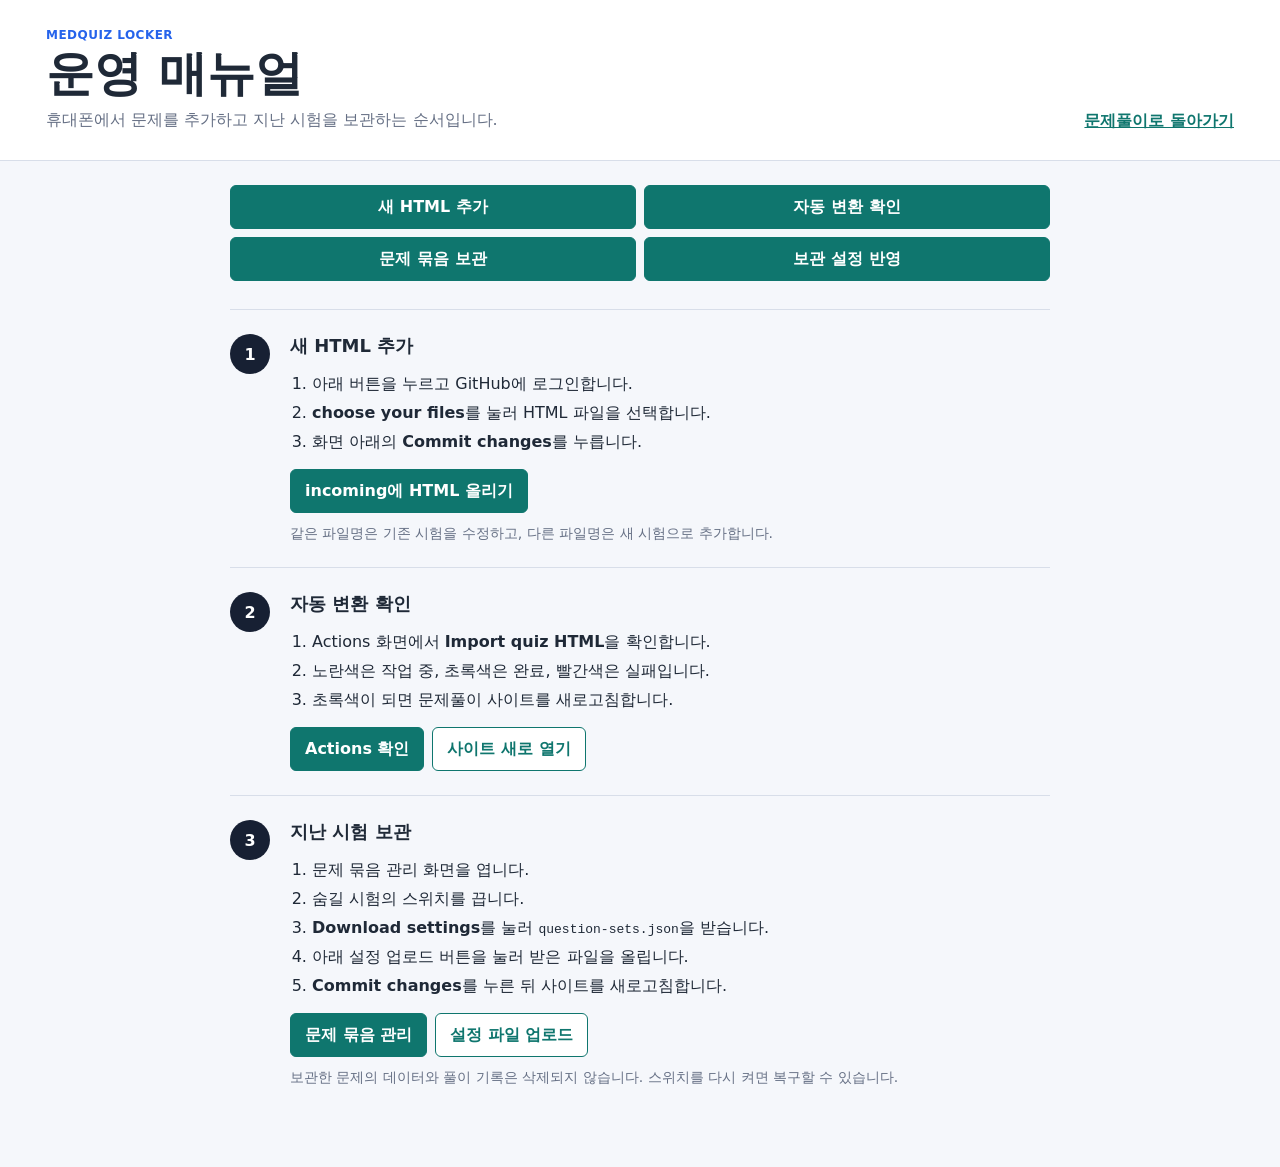
<file: guide.html>
<!doctype html>
<html lang="ko">
<head>
  <meta charset="utf-8">
  <meta name="viewport" content="width=device-width, initial-scale=1">
  <title>운영 매뉴얼 - MedQuiz Locker</title>
  <link rel="stylesheet" href="styles.css">
</head>
<body>
  <header class="topbar">
    <div>
      <p class="eyebrow">MedQuiz Locker</p>
      <h1>운영 매뉴얼</h1>
      <p class="subtitle">휴대폰에서 문제를 추가하고 지난 시험을 보관하는 순서입니다.</p>
    </div>
    <a class="header-link" href="index.html">문제풀이로 돌아가기</a>
  </header>

  <main class="guide-shell">
    <nav class="guide-links" aria-label="바로가기">
      <a href="https://github.com/kimminji1388/medquiz/upload/main/incoming">새 HTML 추가</a>
      <a href="https://github.com/kimminji1388/medquiz/actions">자동 변환 확인</a>
      <a href="manage.html">문제 묶음 보관</a>
      <a href="https://github.com/kimminji1388/medquiz/upload/main/data">보관 설정 반영</a>
    </nav>

    <section class="guide-section">
      <p class="step-number">1</p>
      <div>
        <h2>새 HTML 추가</h2>
        <ol>
          <li>아래 버튼을 누르고 GitHub에 로그인합니다.</li>
          <li><strong>choose your files</strong>를 눌러 HTML 파일을 선택합니다.</li>
          <li>화면 아래의 <strong>Commit changes</strong>를 누릅니다.</li>
        </ol>
        <a class="guide-action" href="https://github.com/kimminji1388/medquiz/upload/main/incoming">incoming에 HTML 올리기</a>
        <p class="guide-note">같은 파일명은 기존 시험을 수정하고, 다른 파일명은 새 시험으로 추가합니다.</p>
      </div>
    </section>

    <section class="guide-section">
      <p class="step-number">2</p>
      <div>
        <h2>자동 변환 확인</h2>
        <ol>
          <li>Actions 화면에서 <strong>Import quiz HTML</strong>을 확인합니다.</li>
          <li>노란색은 작업 중, 초록색은 완료, 빨간색은 실패입니다.</li>
          <li>초록색이 되면 문제풀이 사이트를 새로고침합니다.</li>
        </ol>
        <div class="guide-button-row">
          <a class="guide-action" href="https://github.com/kimminji1388/medquiz/actions">Actions 확인</a>
          <a class="guide-action secondary-link" href="https://kimminji1388.github.io/medquiz/?refresh=1">사이트 새로 열기</a>
        </div>
      </div>
    </section>

    <section class="guide-section">
      <p class="step-number">3</p>
      <div>
        <h2>지난 시험 보관</h2>
        <ol>
          <li>문제 묶음 관리 화면을 엽니다.</li>
          <li>숨길 시험의 스위치를 끕니다.</li>
          <li><strong>Download settings</strong>를 눌러 <code>question-sets.json</code>을 받습니다.</li>
          <li>아래 설정 업로드 버튼을 눌러 받은 파일을 올립니다.</li>
          <li><strong>Commit changes</strong>를 누른 뒤 사이트를 새로고침합니다.</li>
        </ol>
        <div class="guide-button-row">
          <a class="guide-action" href="manage.html">문제 묶음 관리</a>
          <a class="guide-action secondary-link" href="https://github.com/kimminji1388/medquiz/upload/main/data">설정 파일 업로드</a>
        </div>
        <p class="guide-note">보관한 문제의 데이터와 풀이 기록은 삭제되지 않습니다. 스위치를 다시 켜면 복구할 수 있습니다.</p>
      </div>
    </section>
  </main>
</body>
</html>
</file>
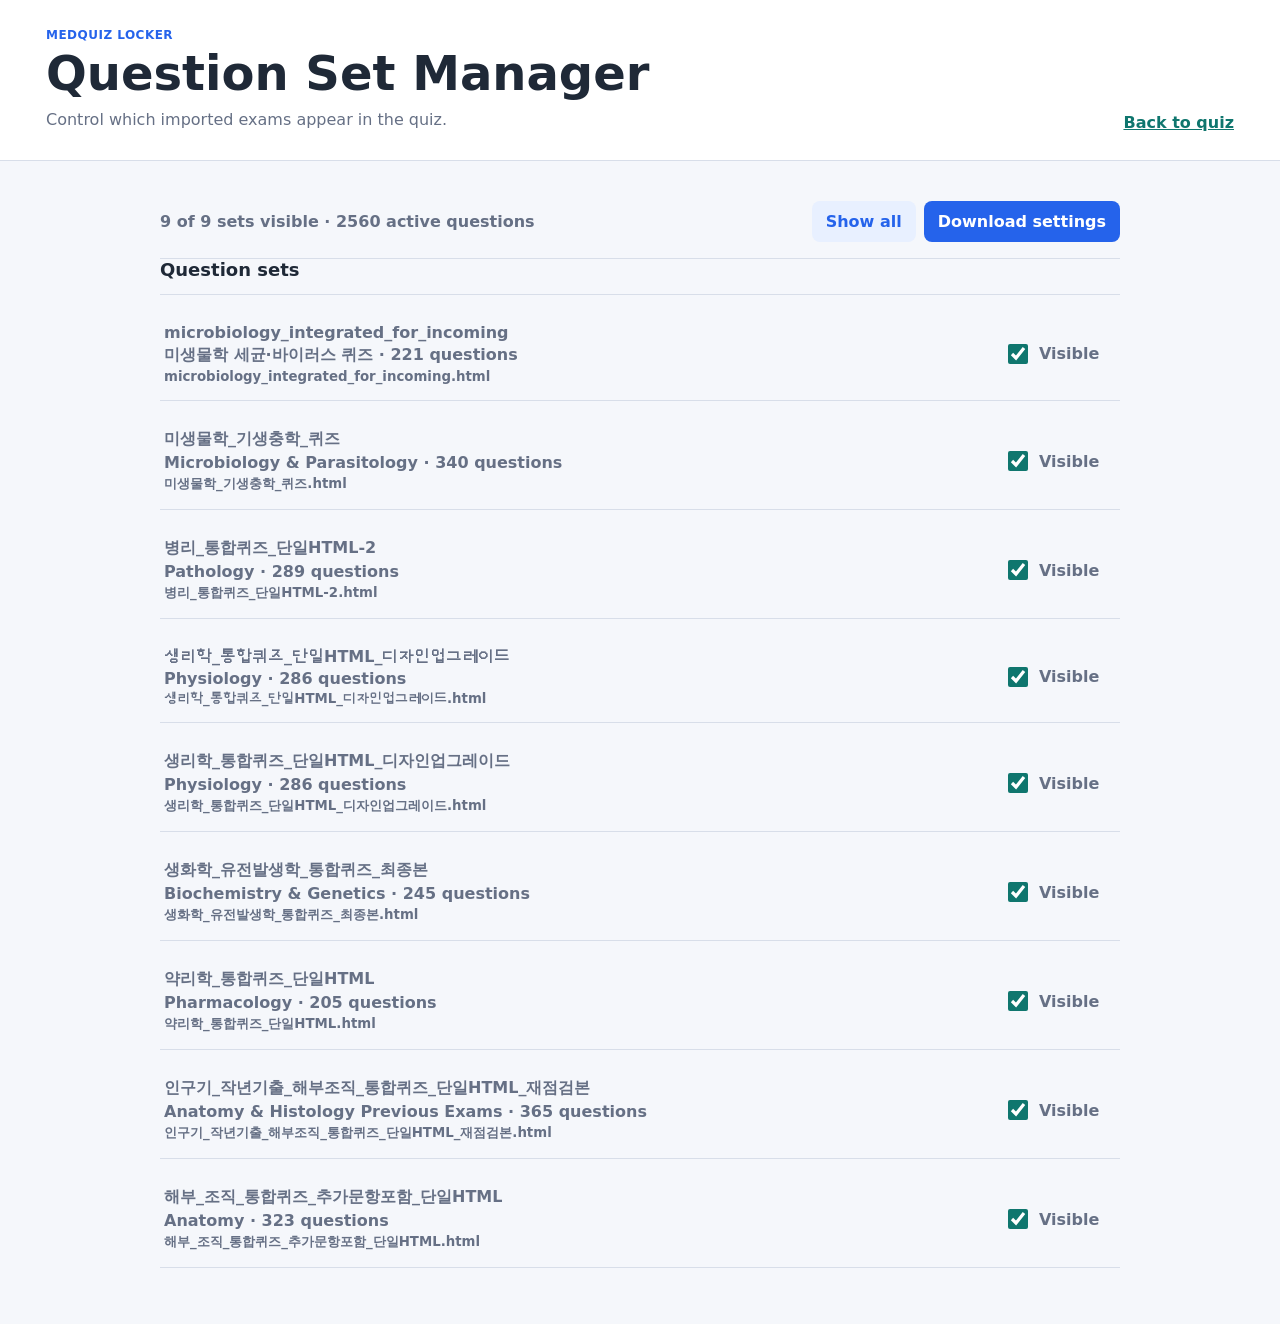
<file: manage.html>
<!doctype html>
<html lang="en">
<head>
  <meta charset="utf-8">
  <meta name="viewport" content="width=device-width, initial-scale=1">
  <title>Question Set Manager - MedQuiz Locker</title>
  <link rel="stylesheet" href="styles.css">
</head>
<body>
  <header class="topbar">
    <div>
      <p class="eyebrow">MedQuiz Locker</p>
      <h1>Question Set Manager</h1>
      <p class="subtitle">Control which imported exams appear in the quiz.</p>
    </div>
    <a class="header-link" href="index.html">Back to quiz</a>
  </header>

  <main class="manager-shell">
    <section class="manager-toolbar" aria-label="Question set controls">
      <div id="managerStats" class="manager-stats">Loading question sets...</div>
      <div class="manager-actions">
        <button id="showAllBtn" class="secondary" type="button">Show all</button>
        <button id="downloadSetsBtn" type="button">Download settings</button>
      </div>
    </section>

    <section aria-labelledby="setsHeading">
      <h2 id="setsHeading">Question sets</h2>
      <div id="setList" class="set-list"></div>
    </section>

    <div id="managerStatus" class="feedback" hidden></div>
  </main>

  <script src="manage.js"></script>
</body>
</html>
</file>
<file: styles.css>
:root {
  --bg: #f5f7fb;
  --panel: #ffffff;
  --ink: #1f2937;
  --muted: #667085;
  --line: #d8dee9;
  --accent: #2563eb;
  --accent-soft: #e8f0ff;
  --good: #147a48;
  --bad: #b42318;
  --warn: #9a6700;
  --shadow: 0 12px 30px rgba(31, 41, 55, .08);
  font-family: -apple-system, BlinkMacSystemFont, "Apple SD Gothic Neo", "Pretendard", "Noto Sans KR", system-ui, sans-serif;
}

* {
  box-sizing: border-box;
}

body {
  margin: 0;
  background: var(--bg);
  color: var(--ink);
}

button,
input,
select {
  font: inherit;
}

button {
  border: 0;
  border-radius: 8px;
  padding: 11px 14px;
  background: var(--accent);
  color: #fff;
  cursor: pointer;
  font-weight: 700;
}

button:hover {
  filter: brightness(.98);
}

button:disabled {
  opacity: .45;
  cursor: not-allowed;
}

.ghost {
  background: #fff;
  color: var(--accent);
  border: 1px solid var(--line);
}

.secondary {
  background: var(--accent-soft);
  color: var(--accent);
}

.danger {
  background: #fee4e2;
  color: var(--bad);
}

.full {
  width: 100%;
}

.topbar {
  display: flex;
  justify-content: space-between;
  gap: 24px;
  align-items: flex-end;
  padding: 28px clamp(18px, 4vw, 46px);
  border-bottom: 1px solid var(--line);
  background: #fff;
}

.header-link {
  display: inline-block;
  margin-top: 8px;
  color: #0f766e;
  font-weight: 700;
}

.header-links {
  display: flex;
  flex-wrap: wrap;
  gap: 8px 16px;
}

.guide-shell {
  width: min(820px, calc(100% - 32px));
  margin: 24px auto 56px;
}

.guide-links {
  display: grid;
  grid-template-columns: repeat(2, minmax(0, 1fr));
  gap: 8px;
  margin-bottom: 28px;
}

.guide-links a,
.guide-action {
  display: inline-flex;
  align-items: center;
  justify-content: center;
  min-height: 44px;
  padding: 10px 14px;
  border: 1px solid #0f766e;
  border-radius: 6px;
  background: #0f766e;
  color: #fff;
  font-weight: 800;
  text-align: center;
  text-decoration: none;
}

.guide-section {
  display: grid;
  grid-template-columns: 44px minmax(0, 1fr);
  gap: 16px;
  padding: 24px 0;
  border-top: 1px solid var(--line);
}

.guide-section h2 {
  margin-top: 0;
}

.guide-section ol {
  padding-left: 22px;
}

.guide-section li + li {
  margin-top: 8px;
}

.step-number {
  display: grid;
  place-items: center;
  width: 40px;
  height: 40px;
  margin: 0;
  border-radius: 50%;
  background: #172033;
  color: #fff;
  font-weight: 900;
}

.guide-button-row {
  display: flex;
  flex-wrap: wrap;
  gap: 8px;
}

.secondary-link {
  background: #fff;
  color: #0f766e;
}

.guide-note {
  margin: 12px 0 0;
  color: var(--muted);
  font-size: 14px;
}

.manager-shell {
  width: min(960px, calc(100% - 32px));
  margin: 24px auto 56px;
}

.manager-toolbar {
  display: flex;
  align-items: center;
  justify-content: space-between;
  gap: 16px;
  padding: 16px 0;
  border-bottom: 1px solid var(--line);
}

.manager-stats {
  color: var(--muted);
  font-weight: 700;
}

.manager-actions {
  display: flex;
  gap: 8px;
}

.set-list {
  border-top: 1px solid var(--line);
}

.set-row {
  display: flex;
  align-items: center;
  justify-content: space-between;
  gap: 20px;
  padding: 16px 4px;
  border-bottom: 1px solid var(--line);
  cursor: pointer;
}

.set-copy {
  display: grid;
  gap: 3px;
  min-width: 0;
}

.set-copy span,
.set-copy small {
  color: var(--muted);
  overflow-wrap: anywhere;
}

.set-toggle {
  display: flex;
  align-items: center;
  gap: 8px;
  min-width: 112px;
  font-weight: 700;
}

.set-toggle input {
  width: 20px;
  height: 20px;
  accent-color: #0f766e;
}

@media (max-width: 640px) {
  .manager-toolbar,
  .set-row {
    align-items: flex-start;
    flex-direction: column;
  }

  .guide-links {
    grid-template-columns: 1fr;
  }

  .guide-section {
    grid-template-columns: 36px minmax(0, 1fr);
    gap: 12px;
  }

  .step-number {
    width: 34px;
    height: 34px;
  }

  .guide-action {
    width: 100%;
  }
}

.eyebrow {
  margin: 0 0 6px;
  color: var(--accent);
  font-size: 12px;
  font-weight: 800;
  letter-spacing: .04em;
  text-transform: uppercase;
}

h1 {
  margin: 0;
  font-size: clamp(30px, 5vw, 48px);
  line-height: 1.05;
}

h2 {
  margin: 0 0 14px;
  font-size: 18px;
}

.subtitle {
  margin: 10px 0 0;
  color: var(--muted);
  line-height: 1.5;
}

.pill {
  display: inline-flex;
  align-items: center;
  min-height: 38px;
  padding: 8px 12px;
  border-radius: 999px;
  background: var(--accent-soft);
  color: var(--accent);
  font-weight: 800;
}

.layout {
  display: grid;
  grid-template-columns: 310px minmax(0, 1fr);
  gap: 22px;
  padding: 22px clamp(18px, 4vw, 46px) 48px;
}

.sidebar {
  display: grid;
  gap: 16px;
  align-content: start;
  position: sticky;
  top: 16px;
}

.panel {
  background: var(--panel);
  border: 1px solid var(--line);
  border-radius: 8px;
  padding: 18px;
  box-shadow: var(--shadow);
}

label {
  display: grid;
  gap: 7px;
  margin: 12px 0;
  color: var(--muted);
  font-weight: 700;
}

select {
  width: 100%;
  border: 1px solid var(--line);
  background: #fff;
  border-radius: 8px;
  padding: 11px 12px;
  color: var(--ink);
}

input[type="email"],
input[type="password"] {
  width: 100%;
  border: 1px solid var(--line);
  background: #fff;
  border-radius: 8px;
  padding: 11px 12px;
  color: var(--ink);
}

.file-label {
  text-align: center;
  border-radius: 8px;
  padding: 12px 15px;
  background: var(--accent-soft);
  color: var(--accent);
  cursor: pointer;
}

.file-label input {
  display: none;
}

.small-actions {
  display: grid;
  gap: 8px;
}

.stats {
  display: grid;
  gap: 8px;
}

.stat {
  display: flex;
  justify-content: space-between;
  gap: 12px;
  padding: 10px 0;
  border-bottom: 1px dashed var(--line);
}

.stat:last-child {
  border-bottom: 0;
}

.quiz-area {
  min-width: 0;
  display: grid;
  gap: 16px;
  align-content: start;
}

.question-nav {
  display: flex;
  justify-content: space-between;
  align-items: center;
  gap: 12px;
}

.counter {
  color: var(--muted);
  font-weight: 800;
}

.quiz-card {
  min-height: 520px;
}

.meta {
  display: flex;
  gap: 8px;
  flex-wrap: wrap;
  margin-bottom: 16px;
}

.tag {
  display: inline-flex;
  padding: 6px 10px;
  border-radius: 999px;
  background: var(--accent-soft);
  color: var(--accent);
  font-size: 13px;
  font-weight: 800;
}

.question-title {
  margin: 12px 0 18px;
  font-size: clamp(20px, 2.4vw, 28px);
  line-height: 1.45;
  white-space: pre-wrap;
}

.question-image {
  width: 100%;
  max-height: 420px;
  object-fit: contain;
  border-radius: 8px;
  border: 1px solid var(--line);
  background: #fff;
  margin-bottom: 16px;
}

.choices {
  display: grid;
  gap: 10px;
  margin: 18px 0;
}

.choice {
  width: 100%;
  text-align: left;
  background: #fff;
  color: var(--ink);
  border: 1px solid var(--line);
  font-weight: 700;
  line-height: 1.45;
}

.choice.selected {
  border-color: var(--accent);
  background: var(--accent-soft);
  color: var(--accent);
}

.choice.correct {
  border-color: rgba(20, 122, 72, .35);
  background: #e6f7ee;
  color: var(--good);
}

.choice.incorrect {
  border-color: rgba(180, 35, 24, .35);
  background: #fee4e2;
  color: var(--bad);
}

.feedback {
  margin-top: 14px;
  padding: 16px;
  border-radius: 8px;
  border: 1px solid var(--line);
  background: #fff;
}

.feedback.good {
  border-color: rgba(20, 122, 72, .35);
}

.feedback.bad {
  border-color: rgba(180, 35, 24, .35);
}

.feedback h3 {
  margin: 0 0 8px;
}

.explanation,
.muted {
  color: var(--muted);
  line-height: 1.65;
  white-space: pre-wrap;
}

.compact {
  margin: 0 0 8px;
  font-size: 14px;
}

.quiz-actions {
  display: flex;
  gap: 10px;
  flex-wrap: wrap;
  margin-top: 16px;
}

.empty {
  text-align: center;
  padding: 90px 20px;
  color: var(--muted);
}

@media (max-width: 820px) {
  .topbar {
    align-items: flex-start;
    flex-direction: column;
  }

  .layout {
    grid-template-columns: 1fr;
  }

  .sidebar {
    position: static;
  }

  .quiz-card {
    min-height: 420px;
  }
}
/* Mobile quiz readability fix */
.quiz-card {
  width: 100%;
  max-width: 100%;
  overflow-x: hidden;
}

.meta,
.tag {
  max-width: 100%;
}

.tag {
  overflow-wrap: anywhere;
  word-break: break-word;
  white-space: normal;
}

.question-title {
  font-size: clamp(16px, 4.2vw, 24px);
  line-height: 1.55;
  overflow-wrap: anywhere;
  word-break: keep-all;
}

.choice {
  font-size: clamp(15px, 4vw, 18px);
  overflow-wrap: anywhere;
}

@media (max-width: 820px) {
  .panel {
    padding: 14px;
  }

  .question-title {
    font-size: clamp(16px, 4.2vw, 21px);
  }

  .tag {
    font-size: 12px;
    line-height: 1.35;
  }
}
</file>
